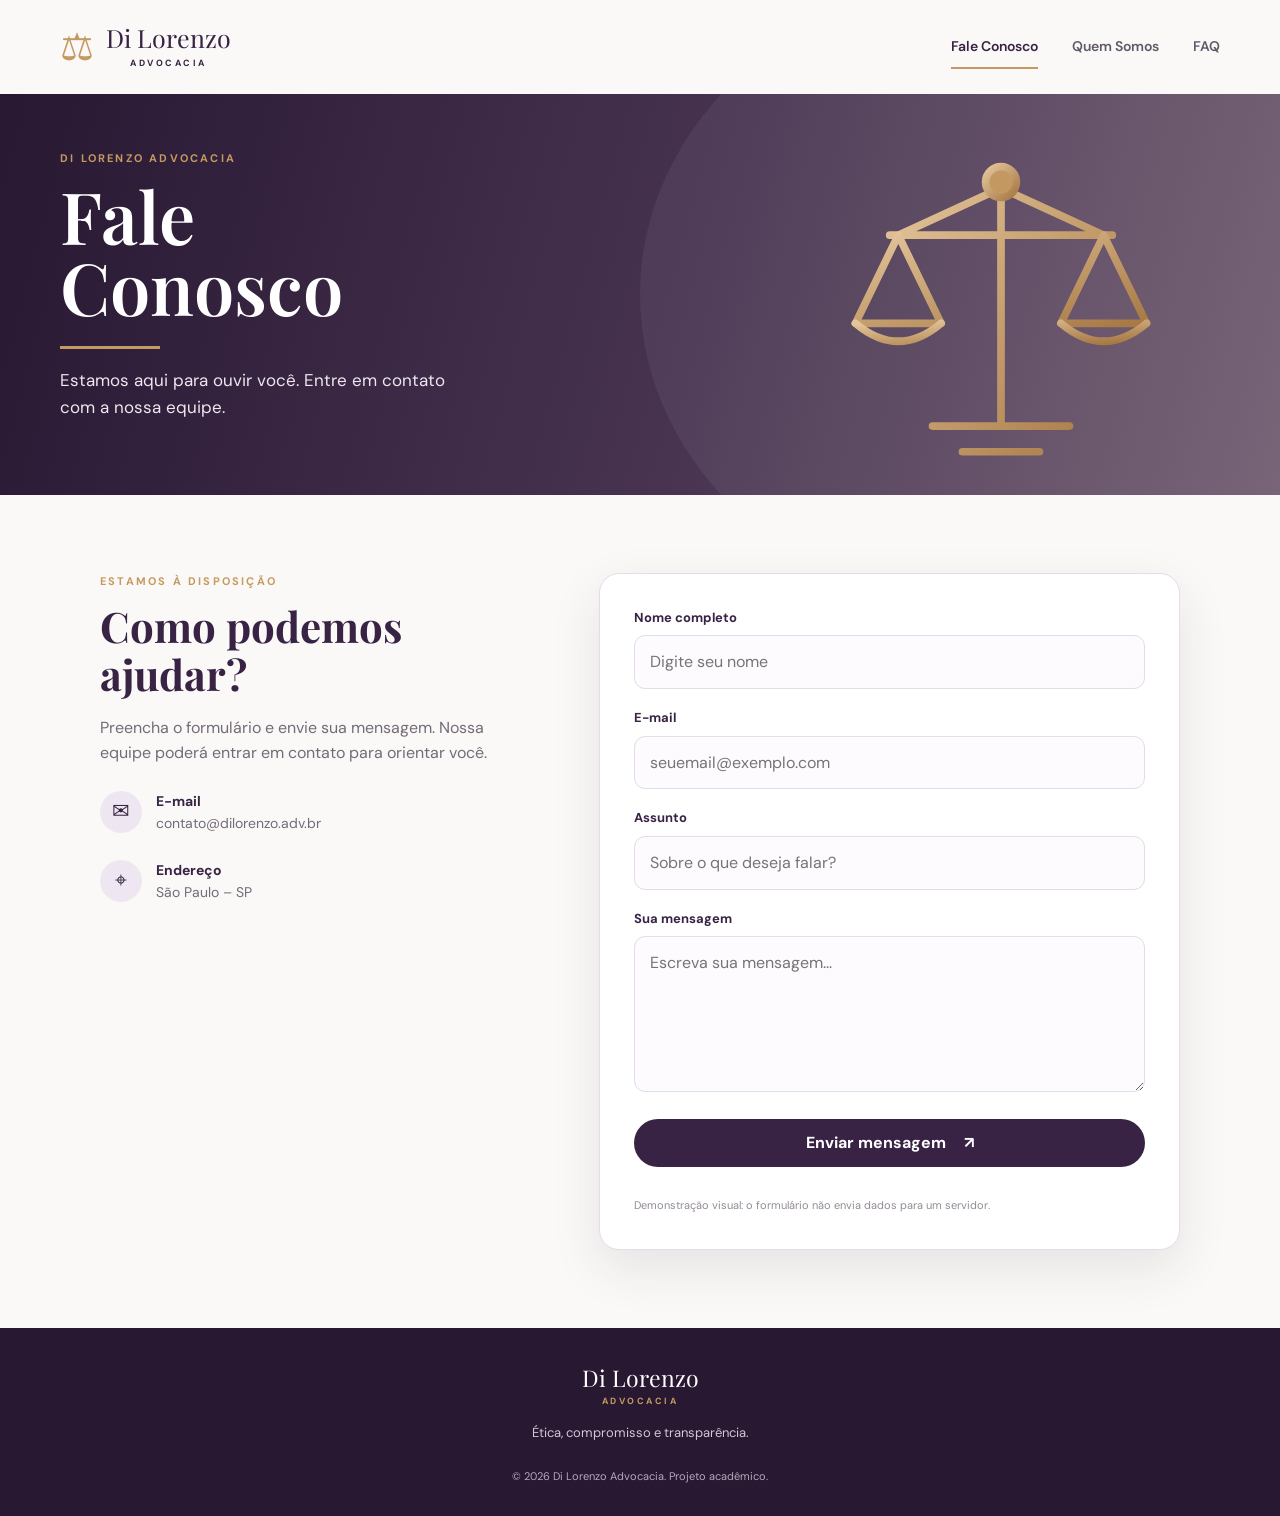
<file: index.html>
<!DOCTYPE html>
<html lang="pt-BR">
<head>
  <meta charset="UTF-8">
  <meta name="viewport" content="width=device-width, initial-scale=1.0">
  <meta name="description" content="Entre em contato com o escritório Di Lorenzo Advocacia.">
  <title>Fale Conosco | Di Lorenzo Advocacia</title>
  <link rel="preconnect" href="https://fonts.googleapis.com">
  <link rel="preconnect" href="https://fonts.gstatic.com" crossorigin>
  <link href="https://fonts.googleapis.com/css2?family=DM+Sans:wght@400;500;600;700&family=Playfair+Display:wght@500;600;700&display=swap" rel="stylesheet">
  <link rel="stylesheet" href="css/style.css">
  <script src="js/app.js" defer></script>
</head>
<body>
  <header class="site-header">
    <a class="brand" href="index.html" aria-label="Di Lorenzo Advocacia - início">
      <span class="brand-mark" aria-hidden="true">⚖</span>
      <span class="brand-name">Di Lorenzo<small>ADVOCACIA</small></span>
    </a>
    <button class="menu-toggle" type="button" aria-label="Abrir menu" aria-expanded="false" aria-controls="site-nav">
      <span></span><span></span><span></span>
    </button>
    <nav class="site-nav" id="site-nav" aria-label="Navegação principal">
      <a class="active" href="index.html" aria-current="page">Fale Conosco</a>
      <a href="quem-somos.html">Quem Somos</a>
      <a href="faq.html">FAQ</a>
    </nav>
  </header>

  <main>
    <section class="hero hero-contact">
      <div class="hero-copy">
        <p class="eyebrow">DI LORENZO ADVOCACIA</p>
        <h1>Fale<br>Conosco</h1>
        <span class="gold-line"></span>
        <p>Estamos aqui para ouvir você. Entre em contato com a nossa equipe.</p>
      </div>
      <img class="hero-art" src="assets/img/justica.svg" alt="Ilustração de uma balança da Justiça">
    </section>

    <section class="content-section contact-layout">
      <div class="section-intro">
        <p class="eyebrow">ESTAMOS À DISPOSIÇÃO</p>
        <h2>Como podemos ajudar?</h2>
        <p>Preencha o formulário e envie sua mensagem. Nossa equipe poderá entrar em contato para orientar você.</p>
        <div class="contact-detail"><span class="detail-icon">✉</span><span><strong>E-mail</strong><br>contato@dilorenzo.adv.br</span></div>
        <div class="contact-detail"><span class="detail-icon">⌖</span><span><strong>Endereço</strong><br>São Paulo – SP</span></div>
      </div>

      <form class="contact-form" id="contact-form">
        <label for="name">Nome completo</label>
        <input id="name" name="name" type="text" placeholder="Digite seu nome" required>

        <label for="email">E-mail</label>
        <input id="email" name="email" type="email" placeholder="seuemail@exemplo.com" required>

        <label for="subject">Assunto</label>
        <input id="subject" name="subject" type="text" placeholder="Sobre o que deseja falar?">

        <label for="message">Sua mensagem</label>
        <textarea id="message" name="message" rows="5" placeholder="Escreva sua mensagem..." required></textarea>

        <button class="button button-primary" type="submit">Enviar mensagem <span aria-hidden="true">↗</span></button>
        <p class="form-feedback" id="form-feedback" role="status" aria-live="polite"></p>
        <p class="form-note">Demonstração visual: o formulário não envia dados para um servidor.</p>
      </form>
    </section>
  </main>

  <footer class="site-footer">
    <a class="footer-brand" href="index.html">Di Lorenzo <span>ADVOCACIA</span></a>
    <p>Ética, compromisso e transparência.</p>
    <small>© 2026 Di Lorenzo Advocacia. Projeto acadêmico.</small>
  </footer>
</body>
</html>
</file>
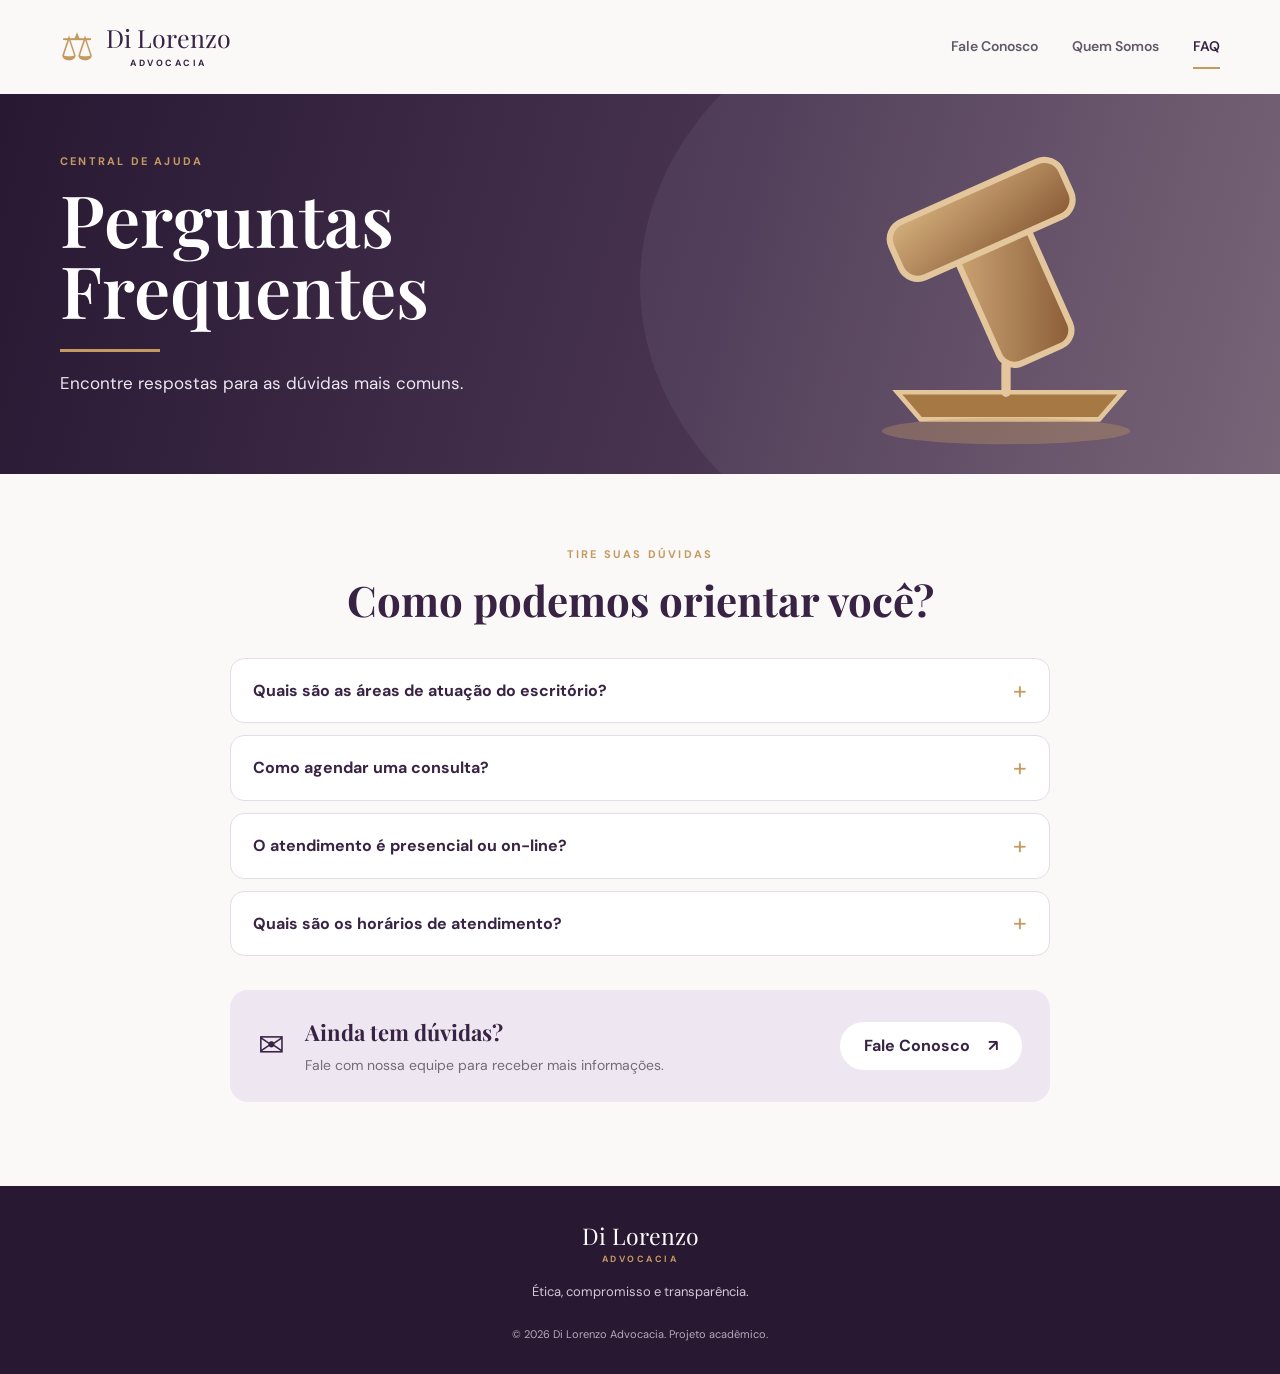
<file: faq.html>
<!DOCTYPE html>
<html lang="pt-BR">
<head>
  <meta charset="UTF-8">
  <meta name="viewport" content="width=device-width, initial-scale=1.0">
  <meta name="description" content="Confira as perguntas frequentes do Di Lorenzo Advocacia.">
  <title>Perguntas Frequentes | Di Lorenzo Advocacia</title>
  <link rel="preconnect" href="https://fonts.googleapis.com">
  <link rel="preconnect" href="https://fonts.gstatic.com" crossorigin>
  <link href="https://fonts.googleapis.com/css2?family=DM+Sans:wght@400;500;600;700&family=Playfair+Display:wght@500;600;700&display=swap" rel="stylesheet">
  <link rel="stylesheet" href="css/style.css">
  <script src="js/app.js" defer></script>
</head>
<body>
  <header class="site-header">
    <a class="brand" href="index.html" aria-label="Di Lorenzo Advocacia - início">
      <span class="brand-mark" aria-hidden="true">⚖</span>
      <span class="brand-name">Di Lorenzo<small>ADVOCACIA</small></span>
    </a>
    <button class="menu-toggle" type="button" aria-label="Abrir menu" aria-expanded="false" aria-controls="site-nav">
      <span></span><span></span><span></span>
    </button>
    <nav class="site-nav" id="site-nav" aria-label="Navegação principal">
      <a href="index.html">Fale Conosco</a>
      <a href="quem-somos.html">Quem Somos</a>
      <a class="active" href="faq.html" aria-current="page">FAQ</a>
    </nav>
  </header>

  <main>
    <section class="hero hero-faq">
      <div class="hero-copy">
        <p class="eyebrow">CENTRAL DE AJUDA</p>
        <h1>Perguntas<br>Frequentes</h1>
        <span class="gold-line"></span>
        <p>Encontre respostas para as dúvidas mais comuns.</p>
      </div>
      <img class="hero-art gavel-art" src="assets/img/faq.svg" alt="Ilustração de um martelo de juiz">
    </section>

    <section class="faq-section">
      <div class="section-heading">
        <p class="eyebrow">TIRE SUAS DÚVIDAS</p>
        <h2>Como podemos orientar você?</h2>
      </div>

      <div class="faq-list">
        <details class="faq-item">
          <summary>Quais são as áreas de atuação do escritório?</summary>
          <p>O escritório pode oferecer orientação em diferentes áreas do Direito. Entre em contato para confirmar se sua necessidade está entre os serviços atendidos.</p>
        </details>
        <details class="faq-item">
          <summary>Como agendar uma consulta?</summary>
          <p>Você pode solicitar um contato pela página “Fale Conosco”. Informe seus dados e descreva brevemente o assunto.</p>
        </details>
        <details class="faq-item">
          <summary>O atendimento é presencial ou on-line?</summary>
          <p>As modalidades de atendimento podem ser combinadas conforme a disponibilidade e a necessidade de cada caso.</p>
        </details>
        <details class="faq-item">
          <summary>Quais são os horários de atendimento?</summary>
          <p>Entre em contato com a equipe para consultar os horários disponíveis e combinar um atendimento.</p>
        </details>
      </div>

      <aside class="faq-contact">
        <span class="faq-contact-icon" aria-hidden="true">✉</span>
        <div><h3>Ainda tem dúvidas?</h3><p>Fale com nossa equipe para receber mais informações.</p></div>
        <a class="button button-light" href="index.html">Fale Conosco <span aria-hidden="true">↗</span></a>
      </aside>
    </section>
  </main>

  <footer class="site-footer">
    <a class="footer-brand" href="index.html">Di Lorenzo <span>ADVOCACIA</span></a>
    <p>Ética, compromisso e transparência.</p>
    <small>© 2026 Di Lorenzo Advocacia. Projeto acadêmico.</small>
  </footer>
</body>
</html>
</file>
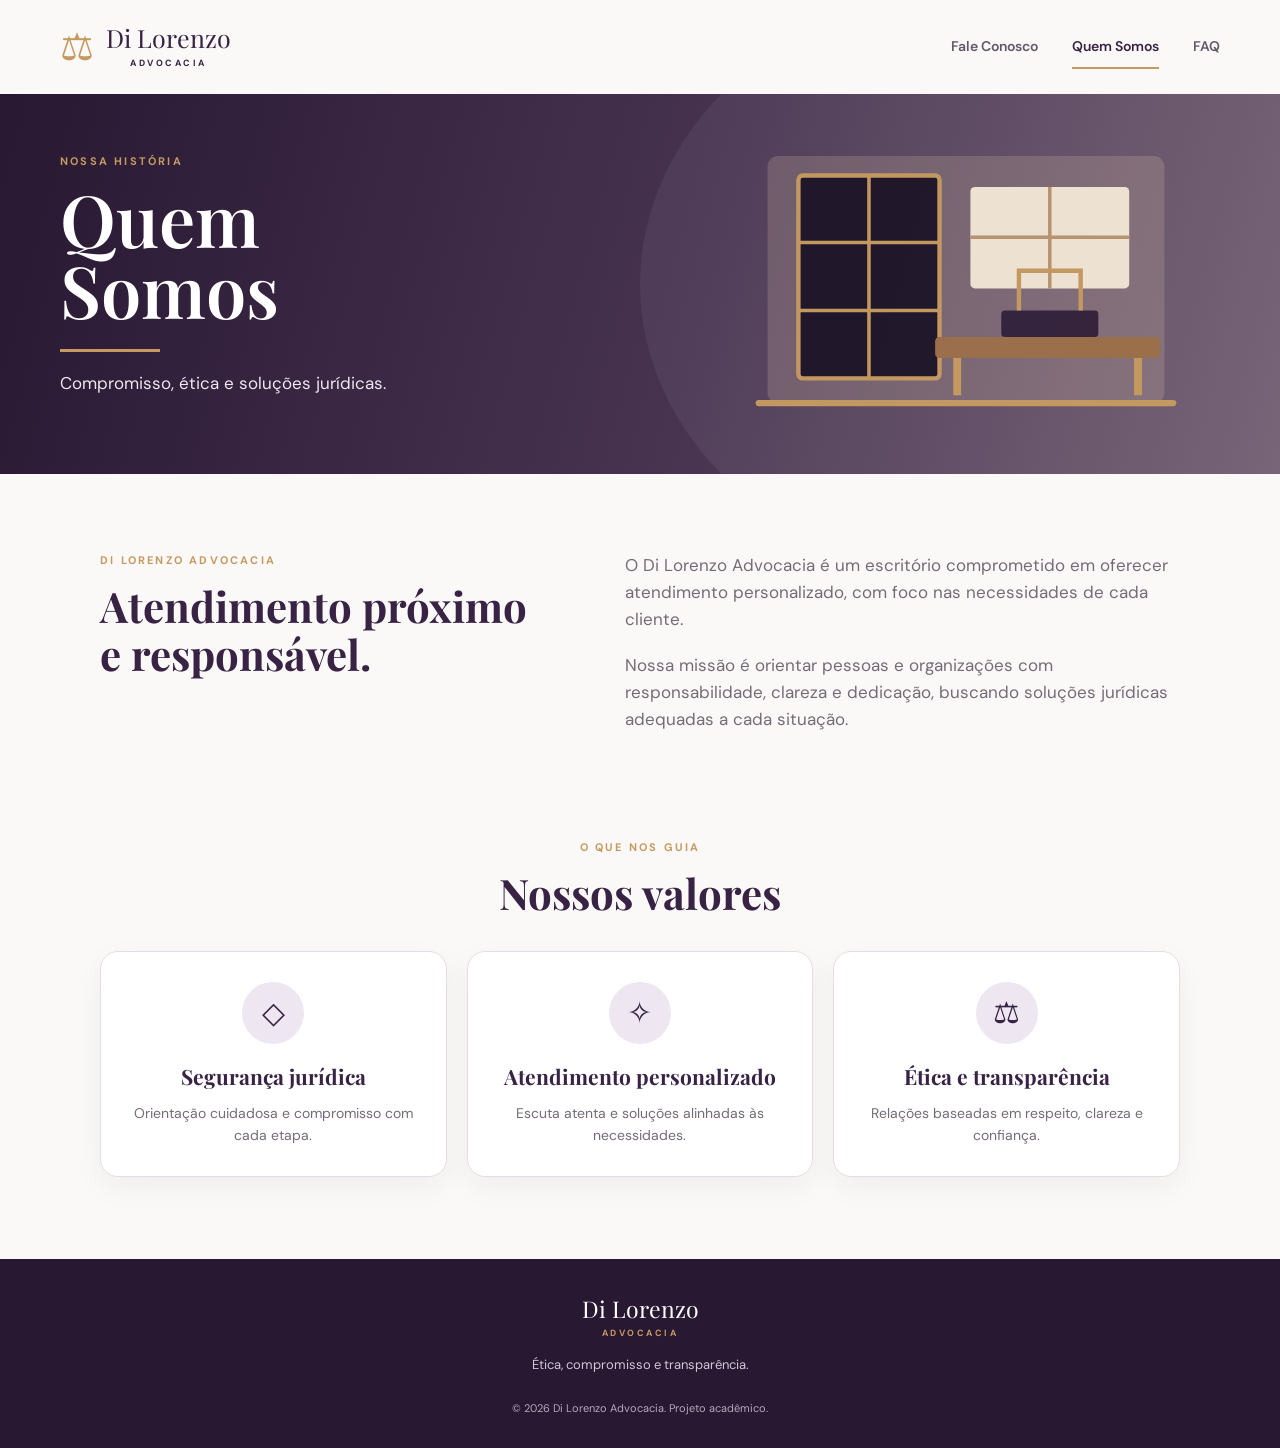
<file: quem-somos.html>
<!DOCTYPE html>
<html lang="pt-BR">
<head>
  <meta charset="UTF-8">
  <meta name="viewport" content="width=device-width, initial-scale=1.0">
  <meta name="description" content="Conheça o Di Lorenzo Advocacia.">
  <title>Quem Somos | Di Lorenzo Advocacia</title>
  <link rel="preconnect" href="https://fonts.googleapis.com">
  <link rel="preconnect" href="https://fonts.gstatic.com" crossorigin>
  <link href="https://fonts.googleapis.com/css2?family=DM+Sans:wght@400;500;600;700&family=Playfair+Display:wght@500;600;700&display=swap" rel="stylesheet">
  <link rel="stylesheet" href="css/style.css">
  <script src="js/app.js" defer></script>
</head>
<body>
  <header class="site-header">
    <a class="brand" href="index.html" aria-label="Di Lorenzo Advocacia - início">
      <span class="brand-mark" aria-hidden="true">⚖</span>
      <span class="brand-name">Di Lorenzo<small>ADVOCACIA</small></span>
    </a>
    <button class="menu-toggle" type="button" aria-label="Abrir menu" aria-expanded="false" aria-controls="site-nav">
      <span></span><span></span><span></span>
    </button>
    <nav class="site-nav" id="site-nav" aria-label="Navegação principal">
      <a href="index.html">Fale Conosco</a>
      <a class="active" href="quem-somos.html" aria-current="page">Quem Somos</a>
      <a href="faq.html">FAQ</a>
    </nav>
  </header>

  <main>
    <section class="hero hero-about">
      <div class="hero-copy">
        <p class="eyebrow">NOSSA HISTÓRIA</p>
        <h1>Quem<br>Somos</h1>
        <span class="gold-line"></span>
        <p>Compromisso, ética e soluções jurídicas.</p>
      </div>
      <img class="hero-art office-art" src="assets/img/escritorio.svg" alt="Ilustração de um escritório de advocacia">
    </section>

    <section class="content-section about-section">
      <div>
        <p class="eyebrow">DI LORENZO ADVOCACIA</p>
        <h2>Atendimento próximo e responsável.</h2>
      </div>
      <div class="about-copy">
        <p>O Di Lorenzo Advocacia é um escritório comprometido em oferecer atendimento personalizado, com foco nas necessidades de cada cliente.</p>
        <p>Nossa missão é orientar pessoas e organizações com responsabilidade, clareza e dedicação, buscando soluções jurídicas adequadas a cada situação.</p>
      </div>
    </section>

    <section class="values-section">
      <div class="section-heading">
        <p class="eyebrow">O QUE NOS GUIA</p>
        <h2>Nossos valores</h2>
      </div>
      <div class="value-grid">
        <article class="value-card"><span class="value-icon">◇</span><h3>Segurança jurídica</h3><p>Orientação cuidadosa e compromisso com cada etapa.</p></article>
        <article class="value-card"><span class="value-icon">✧</span><h3>Atendimento personalizado</h3><p>Escuta atenta e soluções alinhadas às necessidades.</p></article>
        <article class="value-card"><span class="value-icon">⚖</span><h3>Ética e transparência</h3><p>Relações baseadas em respeito, clareza e confiança.</p></article>
      </div>
    </section>
  </main>

  <footer class="site-footer">
    <a class="footer-brand" href="index.html">Di Lorenzo <span>ADVOCACIA</span></a>
    <p>Ética, compromisso e transparência.</p>
    <small>© 2026 Di Lorenzo Advocacia. Projeto acadêmico.</small>
  </footer>
</body>
</html>
</file>
<file: css/style.css>
:root {
  --purple: #382344;
  --purple-deep: #281832;
  --purple-soft: #eee7f1;
  --cream: #fbf9f7;
  --gold: #c59a61;
  --ink: #292132;
  --muted: #746b78;
  --line: #e4dce7;
  --white: #fff;
  --shadow: 0 18px 50px rgba(44, 27, 54, .10);
}

* { box-sizing: border-box; }
html { scroll-behavior: smooth; }
body {
  margin: 0;
  background: var(--cream);
  color: var(--ink);
  font-family: "DM Sans", Arial, sans-serif;
  line-height: 1.6;
}
a { color: inherit; text-decoration: none; }
button, input, textarea { font: inherit; }
.site-header {
  width: min(1160px, calc(100% - 48px));
  min-height: 94px;
  margin: 0 auto;
  display: flex;
  align-items: center;
  justify-content: space-between;
  gap: 28px;
}
.brand { display: inline-flex; align-items: center; gap: 12px; color: var(--purple); }
.brand-mark { font-size: 38px; line-height: 1; color: var(--gold); }
.brand-name, .footer-brand {
  font-family: "Playfair Display", Georgia, serif;
  font-size: 25px;
  line-height: 1.05;
}
.brand-name small, .footer-brand span {
  display: block;
  margin-top: 5px;
  font: 700 9px "DM Sans", sans-serif;
  letter-spacing: .28em;
  text-align: center;
}
.site-nav { display: flex; align-items: center; gap: 34px; }
.site-nav a { color: #62586a; font-size: 14px; font-weight: 600; padding: 10px 0; border-bottom: 2px solid transparent; }
.site-nav a:hover, .site-nav a.active { color: var(--purple); border-color: var(--gold); }
.menu-toggle { display: none; border: 0; background: transparent; padding: 8px; }
.menu-toggle span { display: block; width: 24px; height: 2px; margin: 5px; background: var(--purple); }

.hero {
  position: relative;
  isolation: isolate;
  min-height: 380px;
  overflow: hidden;
  display: flex;
  align-items: center;
  background: linear-gradient(105deg, #281832 0%, #483451 56%, #715c70 100%);
  color: var(--white);
}
.hero::after {
  content: "";
  position: absolute;
  z-index: -1;
  width: 58%;
  height: 160%;
  right: -8%;
  top: -30%;
  border-radius: 50%;
  background: rgba(255,255,255,.055);
}
.hero-copy { width: min(1160px, calc(100% - 48px)); margin: 0 auto; position: relative; z-index: 2; padding: 56px 0; }
.hero-copy > * { max-width: 510px; }
.eyebrow { margin: 0 0 12px; color: var(--gold); font-size: 11px; font-weight: 700; letter-spacing: .2em; }
h1, h2, h3 { font-family: "Playfair Display", Georgia, serif; }
.hero h1 { margin: 0; font-size: clamp(46px, 6vw, 72px); line-height: .99; font-weight: 600; }
.gold-line { display: block; width: 100px; height: 3px; margin: 24px 0 18px; background: var(--gold); }
.hero-copy > p:last-child { color: #eee7ef; font-size: 17px; max-width: 420px; }
.hero-art { position: absolute; z-index: 1; right: max(5%, calc((100vw - 1160px) / 2)); bottom: 0; width: min(39%, 430px); height: 92%; object-fit: contain; object-position: center bottom; opacity: .98; }
.hero-about .hero-art { width: min(45%, 500px); height: 100%; }
.hero-faq .hero-art { width: min(38%, 420px); height: 88%; }

.content-section, .values-section, .faq-section { width: min(1080px, calc(100% - 48px)); margin: 0 auto; }
.content-section { padding: 78px 0; }
.contact-layout { display: grid; grid-template-columns: .85fr 1.15fr; gap: 70px; align-items: start; }
h2 { margin: 0 0 16px; color: var(--purple); font-size: clamp(29px, 3.5vw, 42px); line-height: 1.15; }
.section-intro > p:not(.eyebrow), .about-copy p { color: var(--muted); }
.contact-detail { display: flex; align-items: center; gap: 14px; margin-top: 24px; color: var(--muted); font-size: 14px; }
.contact-detail strong { color: var(--purple); }
.detail-icon { display: grid; place-items: center; width: 42px; height: 42px; border-radius: 50%; background: var(--purple-soft); color: var(--purple); font-size: 21px; }
.contact-form { padding: 34px; border: 1px solid var(--line); border-radius: 20px; background: var(--white); box-shadow: var(--shadow); }
.contact-form label { display: block; margin: 0 0 7px; color: var(--purple); font-size: 13px; font-weight: 700; }
.contact-form input, .contact-form textarea { width: 100%; margin: 0 0 19px; padding: 13px 15px; border: 1px solid var(--line); border-radius: 11px; outline: none; color: var(--ink); background: #fdfbfd; }
.contact-form input:focus, .contact-form textarea:focus { border-color: var(--gold); box-shadow: 0 0 0 3px rgba(197,154,97,.15); }
.contact-form textarea { resize: vertical; }
.button { display: inline-flex; align-items: center; justify-content: center; gap: 18px; min-height: 48px; padding: 0 24px; border: 0; border-radius: 999px; font-weight: 700; cursor: pointer; transition: transform .2s, opacity .2s; }
.button:hover { transform: translateY(-2px); }
.button-primary { width: 100%; background: var(--purple); color: var(--white); }
.button-light { background: var(--white); color: var(--purple); white-space: nowrap; }
.form-feedback { min-height: 20px; margin: 10px 0 0; color: #356b4b; font-size: 13px; }
.form-note { margin: 0; color: #938a96; font-size: 11px; }

.about-section { display: grid; grid-template-columns: .9fr 1.1fr; gap: 70px; align-items: start; }
.about-copy p { margin: 0 0 18px; font-size: 17px; }
.values-section { padding: 10px 0 82px; }
.section-heading { text-align: center; margin-bottom: 34px; }
.section-heading h2 { margin-bottom: 0; }
.value-grid { display: grid; grid-template-columns: repeat(3, 1fr); gap: 20px; }
.value-card { padding: 30px 24px; text-align: center; background: var(--white); border: 1px solid var(--line); border-radius: 18px; box-shadow: 0 10px 30px rgba(44,27,54,.05); }
.value-icon { display: grid; place-items: center; width: 62px; height: 62px; margin: 0 auto 16px; border-radius: 50%; background: var(--purple-soft); color: var(--purple); font-size: 30px; }
.value-card h3 { margin: 0 0 8px; color: var(--purple); font-size: 21px; }
.value-card p { margin: 0; color: var(--muted); font-size: 14px; }

.faq-section { padding: 72px 0 84px; }
.faq-list { max-width: 820px; margin: 0 auto 34px; display: grid; gap: 12px; }
.faq-item { overflow: hidden; border: 1px solid var(--line); border-radius: 14px; background: var(--white); }
.faq-item summary { position: relative; padding: 19px 56px 19px 22px; color: var(--purple); font-weight: 700; cursor: pointer; list-style: none; }
.faq-item summary::-webkit-details-marker { display: none; }
.faq-item summary::after { content: "+"; position: absolute; right: 22px; top: 50%; transform: translateY(-50%); color: var(--gold); font-size: 25px; font-weight: 400; }
.faq-item[open] summary::after { content: "−"; }
.faq-item p { margin: 0; padding: 0 22px 20px; color: var(--muted); }
.faq-contact { display: flex; align-items: center; gap: 20px; max-width: 820px; margin: 0 auto; padding: 25px 28px; border-radius: 18px; background: var(--purple-soft); }
.faq-contact-icon { color: var(--purple); font-size: 32px; }
.faq-contact div { flex: 1; }
.faq-contact h3 { margin: 0 0 4px; color: var(--purple); font-size: 22px; }
.faq-contact p { margin: 0; color: var(--muted); font-size: 14px; }

.site-footer { padding: 38px 24px 28px; text-align: center; background: var(--purple-deep); color: #eee8f0; }
.footer-brand { display: inline-block; color: var(--white); font-size: 23px; }
.footer-brand span { color: var(--gold); }
.site-footer p { margin: 12px 0 18px; color: #d1c7d5; font-size: 13px; }
.site-footer small { color: #b5a9ba; font-size: 11px; }

@media (max-width: 760px) {
  .site-header { width: calc(100% - 32px); min-height: 78px; }
  .brand-name { font-size: 21px; }
  .brand-mark { font-size: 32px; }
  .menu-toggle { display: block; }
  .site-nav { display: none; position: absolute; z-index: 10; top: 70px; left: 16px; right: 16px; padding: 14px 20px; border: 1px solid var(--line); border-radius: 14px; background: var(--white); box-shadow: var(--shadow); }
  .site-nav.is-open { display: grid; gap: 4px; }
  .site-nav a { padding: 10px 0; }
  .hero { min-height: 440px; align-items: flex-start; }
  .hero-copy { width: calc(100% - 40px); padding: 54px 0 210px; }
  .hero h1 { font-size: 54px; }
  .hero-copy > p:last-child { max-width: 310px; font-size: 15px; }
  .hero-art, .hero-about .hero-art, .hero-faq .hero-art { right: 4%; width: 54%; height: 54%; opacity: .72; }
  .content-section, .values-section, .faq-section { width: calc(100% - 36px); }
  .content-section { padding: 54px 0; }
  .contact-layout, .about-section { grid-template-columns: 1fr; gap: 30px; }
  .contact-form { padding: 24px 19px; }
  .value-grid { grid-template-columns: 1fr; }
  .values-section { padding-bottom: 56px; }
  .faq-section { padding: 54px 0 60px; }
  .faq-contact { align-items: flex-start; flex-wrap: wrap; padding: 22px; }
  .faq-contact div { min-width: calc(100% - 60px); }
  .faq-contact .button { width: 100%; }
}
@media (prefers-reduced-motion: reduce) {
  html { scroll-behavior: auto; }
  *, *::before, *::after { transition-duration: .01ms !important; }
}
</file>
